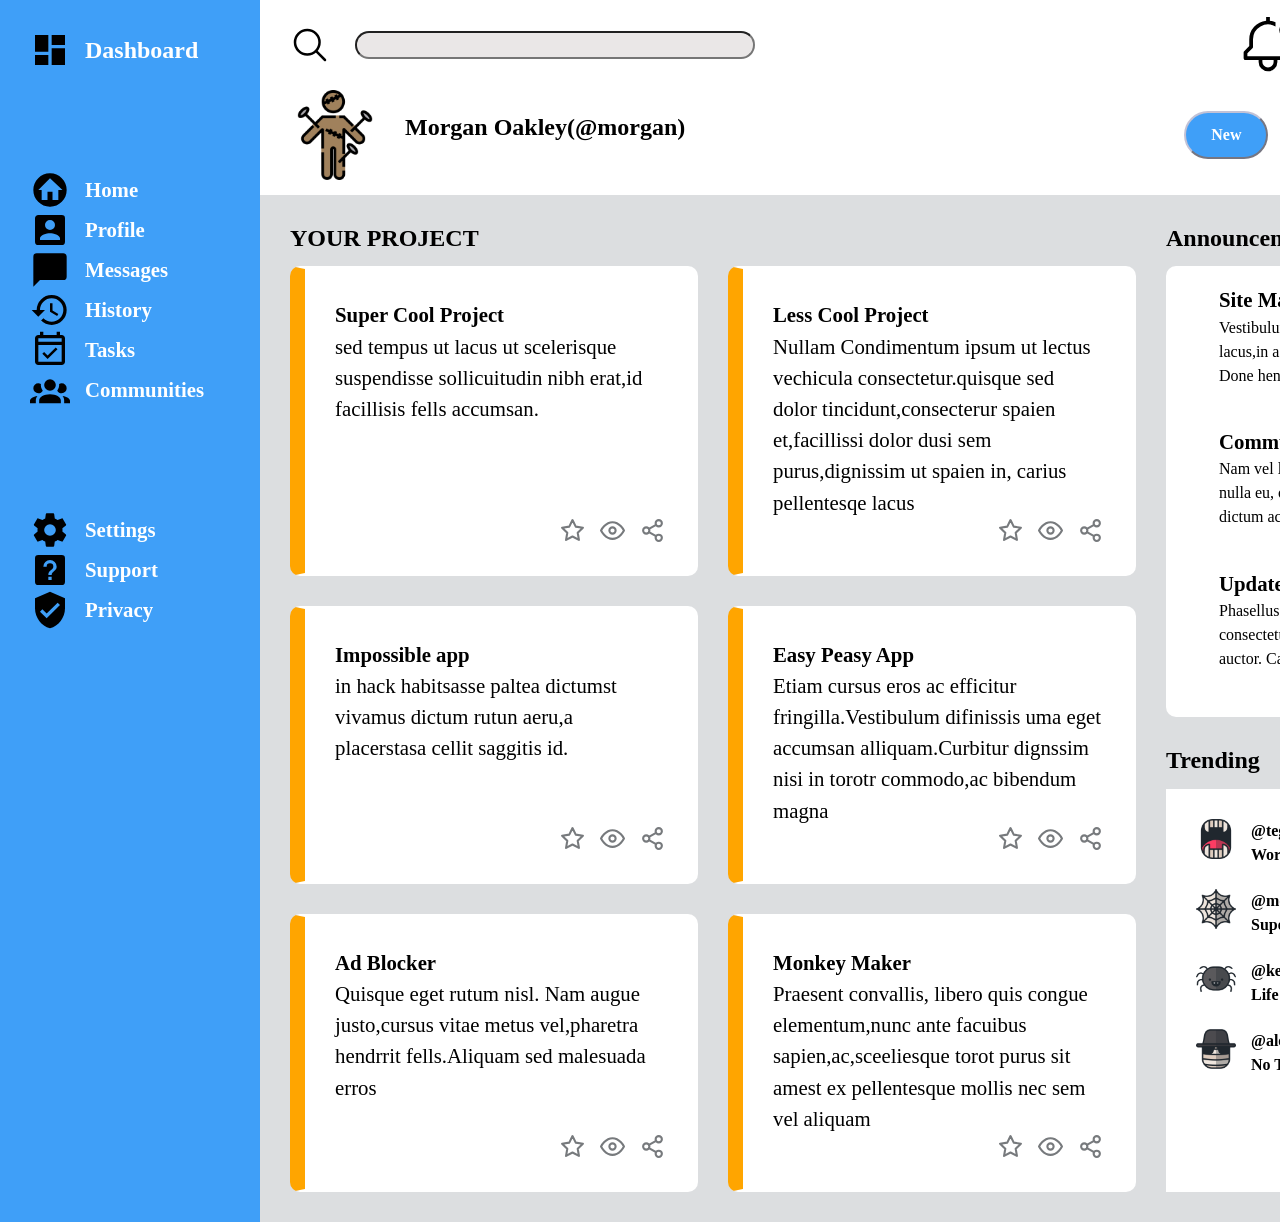
<file: index.html>
<!DOCTYPE html>
<html lang="en">
<head>
    <meta charset="UTF-8">
    <meta name="viewport" content="width=device-width, initial-scale=1.0">
    <title>Dashboard</title>
    <link rel="stylesheet" href="style.css">
</head>
<body>
    <div class="container">
        <div class="sidebar">
            <ul class="dashboard">
                <li><img src="images/view-dashboard.svg" alt="">Dashboard</li>
            </ul>
            <div>
                <ul>
                    <li><img src="images/home-circle.svg" alt="">Home</li>
                    <li><img src="images/account-box.svg" alt="">Profile</li>
                    <li><img src="images/message.svg" alt="" srcset="">Messages</li>
                    <li><img src="images/history.svg" alt="">History</li>
                    <li><img src="images/calendar-check-outline.svg" alt="">Tasks</li>
                    <li><img src="images/account-group.svg" alt="">Communities</li>
                </ul>
            </div>
            <div>
                <ul>
                    <li><span><img src="images/cog.svg" alt="" srcset=""></span>Settings</li>
                    <li><span><img src="images/help-box.svg" alt=""></span>Support</li>
                    <li><img src="images/shield-check.svg" alt="">Privacy</li>
                </ul>
            </div>

        </div>
        <div class="headbar">
            <div class="search">
                <ul >
                    <li><img src="images/search-outline-svgrepo-com.svg" alt=""></li>
                    <li><input type="text"></li>
                </ul>
                <ul class="human-logo">
                    <li><img src="images/notification-new-svgrepo-com.svg" alt=""></li>
                    <li><img src="images/voodoo-doll.png" alt=""></li>
                    <li>Morgan Oakley</li>
                </ul>
                
            </div>
            <div class="under-search">
                <ul class="human">
                    <li><img src="images/voodoo-doll.png" alt=""></li>
                    <li><h1>Morgan Oakley(@morgan)</h1></li>
                </ul>
                <ul>
                    <li><button>New</button></li>
                    <li><button>Upload</button></li>
                    <li><button>Share</button></li>
                </ul>
            </div>

        </div>

        <div class="main-content">
        <div class="content-holder">
            <div class="cards-section">
                <h1>YOUR PROJECT</h1>
                <div class="cards-container">

                    <div class="card"><div><span>Super Cool Project</span><br>sed tempus ut lacus ut scelerisque suspendisse sollicuitudin nibh erat,id facillisis fells accumsan. </div> <div class="cards-icon"><img src="images/fav.svg" alt="" srcset=""> <img src="images/seen.svg" alt="" srcset=""><img src="images/share.svg" alt="" srcset=""></div> </div>

                    <div class="card"><div><span>Less Cool Project</span><br>Nullam Condimentum ipsum ut lectus vechicula consectetur.quisque sed dolor tincidunt,consecterur spaien et,facillissi dolor dusi sem purus,dignissim ut spaien in, carius pellentesqe lacus </div> <div class="cards-icon"><img src="images/fav.svg" alt="" srcset=""> <img src="images/seen.svg" alt="" srcset=""> <img src="images/share.svg" alt=""></div></div>

                    <div class="card"><div><span>Impossible app</span><br> in hack habitsasse paltea dictumst vivamus dictum rutun aeru,a placerstasa cellit saggitis id.</div> <div class="cards-icon"><img src="images/fav.svg" alt="" srcset=""> <img src="images/seen.svg" alt="" srcset=""> <img src="images/share.svg" alt="" srcset=""></div></div>

                    <div class="card"><div><span>Easy Peasy App</span> <br>Etiam cursus eros ac efficitur fringilla.Vestibulum difinissis uma eget accumsan alliquam.Curbitur dignssim nisi in torotr commodo,ac bibendum magna </div> <div class="cards-icon"><img src="images/fav.svg" alt="" srcset=""><img src="images/seen.svg" alt="" srcset=""> <img src="images/share.svg" alt="" srcset=""></div></div>

                    <div class="card"><div><span>Ad Blocker</span><br>Quisque eget rutum nisl. Nam augue justo,cursus vitae metus vel,pharetra hendrrit fells.Aliquam sed malesuada erros </div> <div class="cards-icon"> <img src="images/fav.svg" alt=""> <img src="images/seen.svg" alt="" srcset=""> <img src="images/share.svg" alt="" srcset=""></div></div>

                    <div class="card"><div><span>Monkey Maker</span><br>Praesent convallis, libero quis congue elementum,nunc ante facuibus sapien,ac,sceeliesque torot purus sit amest ex pellentesque mollis nec sem vel aliquam </div> <div class="cards-icon"> <img src="images/fav.svg" alt="" srcset=""> <img src="images/seen.svg" alt="" srcset=""> <img src="images/share.svg" alt="" srcset=""></div></div>

                </div>
            </div>
            <div class="announcment-container">
                <h1>Announcements</h1>
                <div class="announcment">
                    <div><span>Site Maintenance</span><br>Vestibulum condimentu tellus lacus,in accumsan elit maximus ac. Done hendrerit sodales congue...</div>
                    <div><span>Community Share Day</span><br>Nam vel lectus tincidunt, rutrum nulla eu, ornare libero. Aliquam dictum accumsan porttitor...</div>
                    <div><span>Updated Privacy Policy</span><br>Phasellus efficitur nisi eget elit consectetur, eget condimentum ante auctor. Cars fringilla sem in mattis...</div>

                </div>
                <div class="trending-container">
                    <h1>Trending</h1>
                    <div class="trending-items">
                        <ul class="trending-icon">
                            <li><img src="images/fangs.png" alt="" srcset=""></li>
                            <li><img src="images/cobweb.png" alt=""></li>
                            <li><img src="images/spider.png" alt=""></li>
                            <li><img src="images/invisible-man.png" alt=""></li>
                        </ul>
                        <ul class="trending-icon-name">
                            <li>@tegan <br>World Peace Builder</li>
                            
                            <li>@morgan <br>Super Cool Project</li>
                            <li>@kendall <br> Life Changing App</li>
                            <li>@alex <br> No Traffic Maker</li>
                        </ul>
                    </div>
                </div>

            </div>
        </div>
        </div>
        
    </div>    
</body>
</html>
</file>
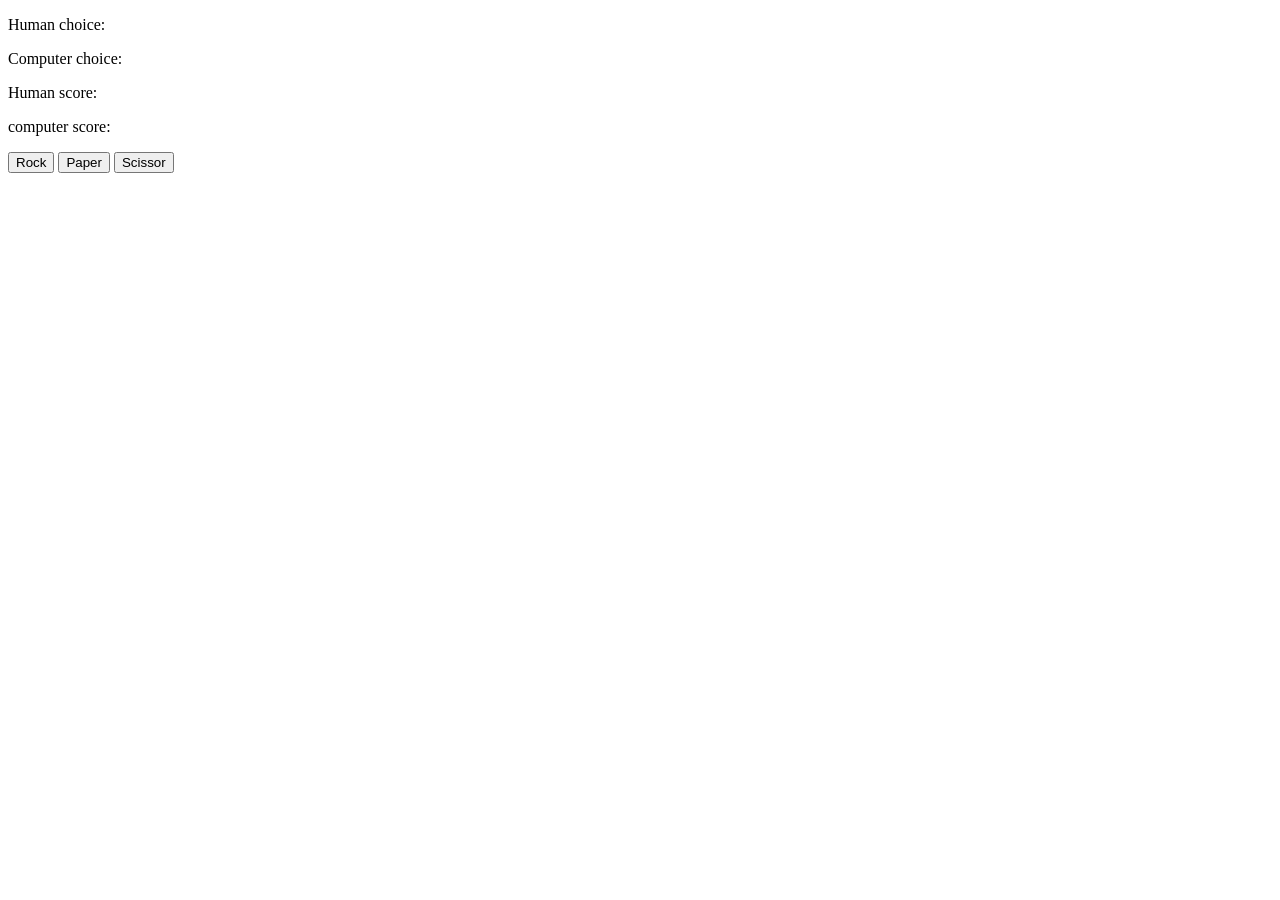
<file: images/train/index.html>
<!DOCTYPE html>
<html lang="en">
<head>
    <meta charset="UTF-8">
    <meta name="viewport" content="width=device-width, initial-scale=1.0">
    <title>Document</title>
</head>
<body>
    <div>
        <p>Human choice: </p>
        <p>Computer choice:</p>
        <p>Human score:</p>
        <p>computer score:</p>
    </div>

    <div>
        <button class="rock">Rock</button>
        <button class="paper">Paper</button>
        <button class="scissor">Scissor</button>
    </div>

<script src="index.js"></script>
</body>
</html>
</file>
<file: style.css>
/* Box sizing rules */
*,
*::before,
*::after {
  box-sizing: border-box;
}

/* Prevent font size inflation and remove default margins */
* {
  margin: 0;
  padding: 0;
  font: inherit;
}

/* Remove list styles on ul, ol elements with a list role, which implies built-in accessibility is preserved */
ul[role='list'],
ol[role='list'] {
  list-style: none;
}

/* Set core body defaults */
body {
  min-height: 100vh;
  line-height: 1.5;
  -webkit-font-smoothing: antialiased;
}

/* Set short line-height on headings and interactive elements */
h1, h2, h3, h4, button, input, label {
  line-height: 1.1;
}

/* Balance text wrapping on headings */
h1, h2, h3, h4 {
  text-wrap: balance;
}

/* Make images and media easier to work with */
img,
picture,
video,
canvas,
svg {
  max-width: 100%;
  display: block;
}

/* Inherit fonts for inputs and buttons */
input,
button,
textarea,
select {
  font: inherit;
}

/* Make sure textareas without a rows attribute are not tiny */
textarea:not([rows]) {
  min-height: 10em;
}

/* Anything that has an anchor target should have a scroll offset */
:target {
  scroll-margin-block: 5ex;
}
.container {
    min-height: 100vh;
    display: grid;
    grid-template-columns: 260px 1fr;
    grid-template-rows: auto 1fr;
    
}
.sidebar {

    background-color: rgb(63, 159, 248);
    color: white;
    font-size: 1.3rem;
    padding: 30px;
    display: flex;
    flex-direction: column;
    gap: 100px;
    grid-column: 1 / 2;
    grid-row: 1 / 3;
}
ul {
    list-style: none;
}
li {
    display: flex;
    align-items: center;
    gap: 15px;
    font-family: 'Times New Roman', Times, serif;
    font-weight: bolder;
}


img {
    height: 40px;
}
.dashboard > li {
    font-size: 1.5rem;
}

.headbar {
    background-color: white;
    grid-column: 2 / 3;
    grid-row: 1 / 2;
    display: flex;
    flex-direction: column;
    padding: 15px 30px;
    gap: 15px;
    flex-wrap: nowrap;
}
.search {
    display: flex;
    justify-content: space-between;
}
.search > ul {
    display: flex;
    gap: 25px;

}
.under-search {
    display: flex;
    justify-content: space-between;
    
    
}
.under-search > ul {
    display: flex;
    gap: 25px;
}
li > input {
    background-color: rgba(228, 224, 224, 0.767);
    width: 400px;
    border-radius: 30px;
}
button {
    border-radius: 30px;
    background-color:  rgb(63, 159, 248);
    color: white;
    font-weight: bolder;
    padding: 10px 25px;
    border-color: rgb(194, 194, 214);

}
h1 {
    font-size: 1.5rem;
    font-weight: bolder;
}
.human-logo > li > img {
    height: 60px;
}
.human > li img {
    height: 90px;
}
.main-content {
    grid-column: 2 / 3;
    grid-row: 2 /  3;
    background-color: rgba(226, 231, 235, 0.589);
    display: flex;
    

}
.content-holder {
    display: grid;
    grid-template-columns: 1fr 350px;
    background-color: rgba(155, 154, 154, 0.219);
    padding: 30px;
    gap: 30px;
    flex-grow: 1;
    
}
.cards-container  {
    display: grid;
    grid-template-columns: repeat(2, 1fr);
    gap: 30px;
    flex-grow: 1;
}

.card {
    border: solid white 3px;
    background-color: white;
    min-width: 408px;
    max-height: 1fr;
    overflow: auto;
    border-radius: 10px 10px 10px 10px;
    border-left: orange 15px solid;
    padding: 30px;
    display: flex;
    flex-direction: column;
    justify-content: space-between;
    font-size: 1.3rem;
    font-family: Georgia, 'Times New Roman', Times, serif;
}
.announcment-container {
    display: flex;
    flex-direction: column;
    
}

.announcment div {
    flex-grow: 1;
    padding: 5px 40px;
    background-color: white;
    

}
.announcment {
    border: solid white 13px;
    border-radius: 10px;
    flex-grow: 1;
    display: flex;
    flex-direction: column;
   
}
.trending-container {
    margin-top: 30px;
    
    display: flex;
    flex-grow: 1;
    flex-direction: column;
    

}
.trending-items {
    background-color: white;
    padding: 30px;
    display: flex;
    gap: 15px;
    flex-grow: 1;
}
span {
    font-weight: bolder;
    font-size: 1.3rem;

}
h1 {
    padding-bottom: 15px;
}
.trending-icon {
    display: flex;
    flex-direction: column;
    gap: 30px;
}
.trending-icon-name {
    display: flex;
    flex-direction: column;
    gap: 22px;
}
.cards-icon {
    display: flex;
    gap: 20%;
    align-self: self-end;
    padding-right: 30px;
    
}
.cards-icon img {
    height: 25px;
}
.cards-section {
    display: flex;
    flex-direction: column;
}
</file>
